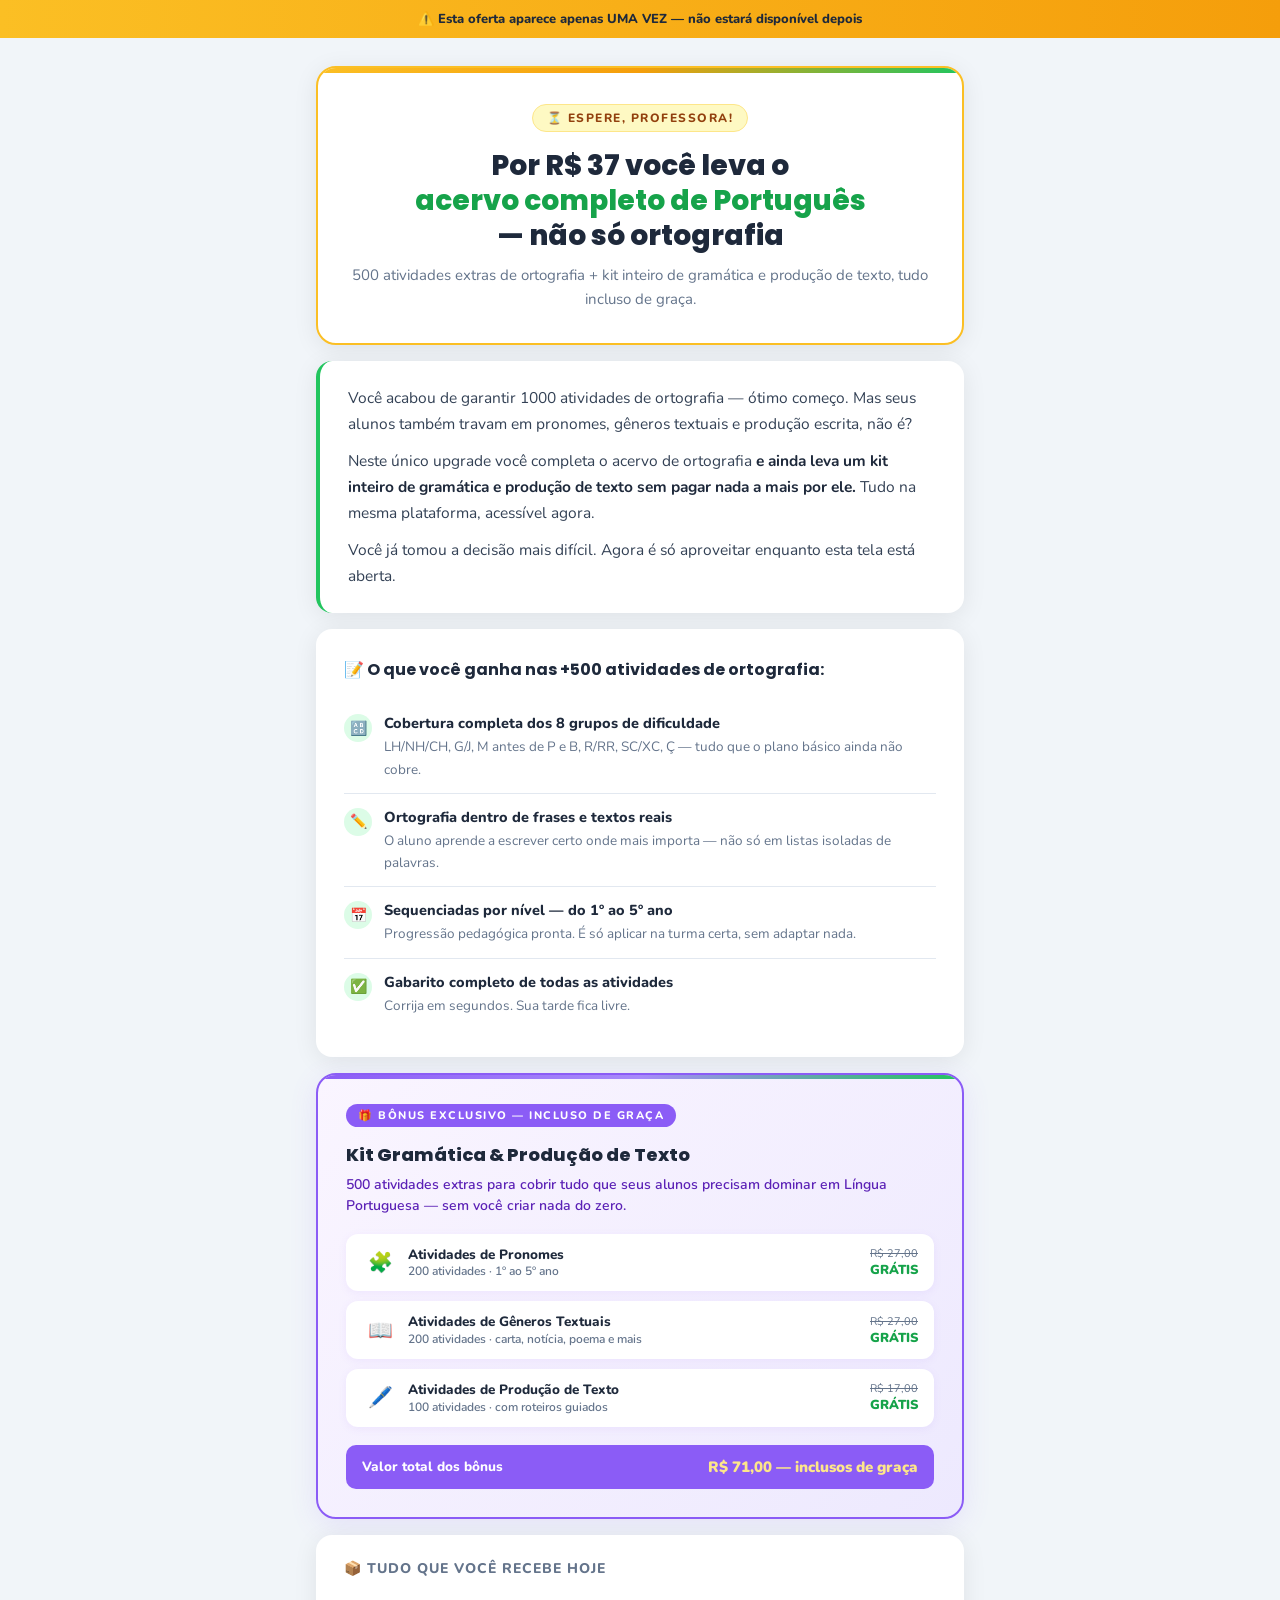
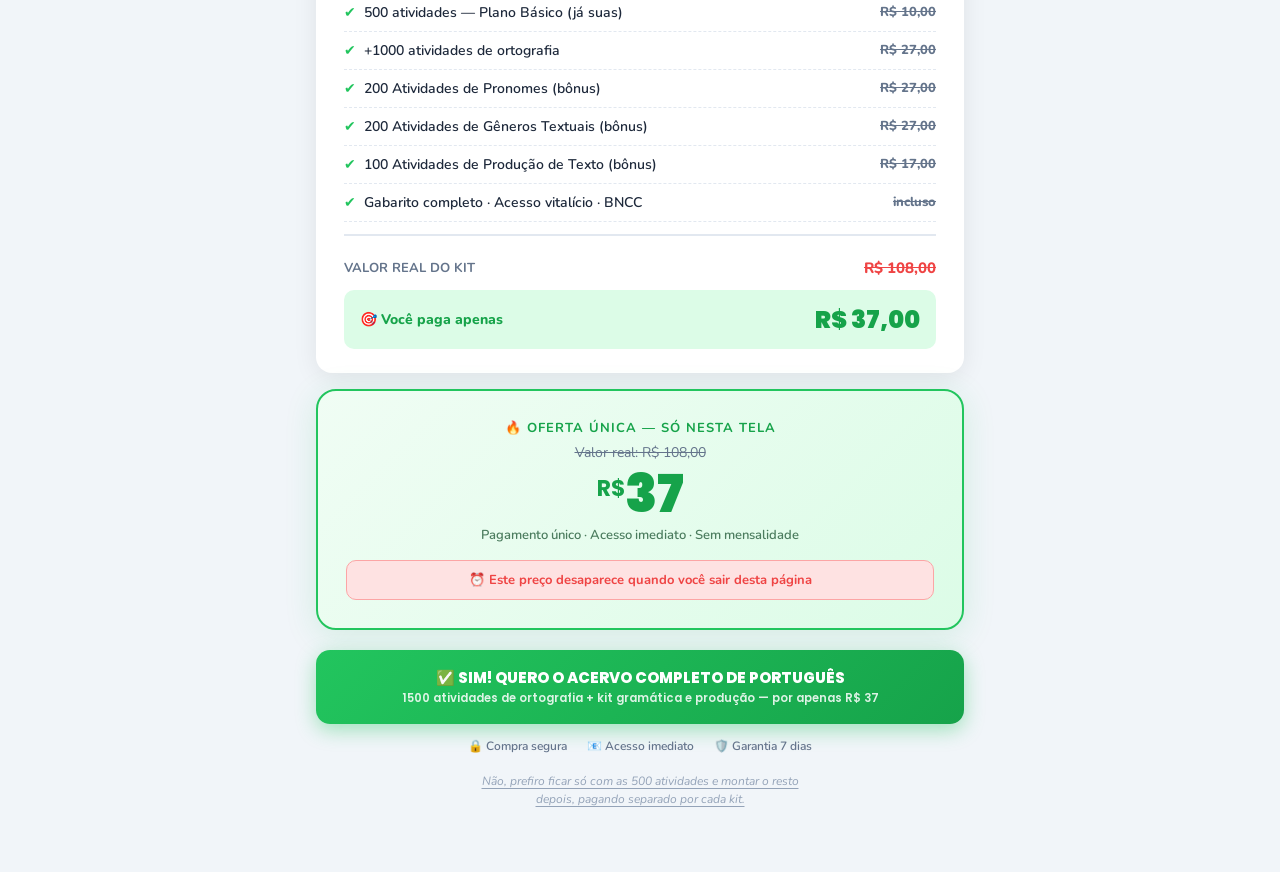
<file: index.html>
<!DOCTYPE html>
<html lang="pt-BR">

<head>
  <meta charset="UTF-8" />
  <meta name="viewport" content="width=device-width, initial-scale=1.0" />
  <title>Espere! Seu Kit Ainda Está Incompleto</title>
  <style>
    @import url('https://fonts.googleapis.com/css2?family=Nunito:wght@400;600;700;800;900&family=Poppins:wght@400;600;700;800&display=swap');

    :root {
      --green: #22c55e;
      --green-dark: #16a34a;
      --green-light: #dcfce7;
      --yellow: #fbbf24;
      --yellow-light: #fef9c3;
      --red: #ef4444;
      --red-light: #fee2e2;
      --purple: #8b5cf6;
      --purple-light: #ede9fe;
      --dark: #1e293b;
      --gray: #64748b;
      --white: #ffffff;
      --border: #e2e8f0;
      --shadow: 0 4px 24px rgba(0, 0, 0, 0.08);
    }

    * {
      box-sizing: border-box;
      margin: 0;
      padding: 0;
    }

    body {
      font-family: 'Nunito', sans-serif;
      background: #f1f5f9;
      color: var(--dark);
      min-height: 100vh;
    }

    .top-badge {
      background: linear-gradient(90deg, #fbbf24, #f59e0b);
      text-align: center;
      padding: 10px 16px;
      font-size: 13px;
      font-weight: 800;
      color: #1e293b;
    }

    .container {
      max-width: 680px;
      margin: 0 auto;
      padding: 0 16px 60px;
    }

    /* HEADLINE */
    .headline-block {
      background: var(--white);
      border-radius: 20px;
      padding: 36px 28px 32px;
      margin-top: 28px;
      text-align: center;
      border: 2px solid var(--yellow);
      box-shadow: var(--shadow);
      position: relative;
      overflow: hidden;
    }

    .headline-block::before {
      content: '';
      position: absolute;
      top: 0;
      left: 0;
      right: 0;
      height: 5px;
      background: linear-gradient(90deg, #fbbf24, #f59e0b, #22c55e);
    }

    .wait-tag {
      display: inline-block;
      background: var(--yellow-light);
      color: #92400e;
      font-size: 12px;
      font-weight: 800;
      text-transform: uppercase;
      letter-spacing: 1.5px;
      padding: 5px 14px;
      border-radius: 50px;
      margin-bottom: 16px;
      border: 1px solid #fde68a;
    }

    .headline-block h1 {
      font-family: 'Poppins', sans-serif;
      font-size: clamp(20px, 5vw, 28px);
      font-weight: 800;
      line-height: 1.25;
      color: var(--dark);
    }

    .headline-block h1 span {
      color: var(--green-dark);
    }

    .headline-sub {
      font-size: 15px;
      color: var(--gray);
      margin-top: 10px;
      line-height: 1.6;
    }

    /* TRANSITION */
    .transition-block {
      background: var(--white);
      border-radius: 16px;
      padding: 24px 28px;
      margin-top: 16px;
      border-left: 4px solid var(--green);
      box-shadow: var(--shadow);
    }

    .transition-block p {
      font-size: 15.5px;
      line-height: 1.7;
      color: #334155;
    }

    .transition-block p+p {
      margin-top: 10px;
    }

    .transition-block strong {
      color: var(--dark);
    }

    /* BULLETS */
    .bullets-block {
      background: var(--white);
      border-radius: 16px;
      padding: 28px;
      margin-top: 16px;
      box-shadow: var(--shadow);
    }

    .bullets-block h2 {
      font-family: 'Poppins', sans-serif;
      font-size: 16px;
      font-weight: 700;
      margin-bottom: 18px;
      color: var(--dark);
    }

    .bullet-item {
      display: flex;
      align-items: flex-start;
      gap: 12px;
      padding: 13px 0;
      border-bottom: 1px solid var(--border);
    }

    .bullet-item:last-child {
      border-bottom: none;
    }

    .bullet-icon {
      width: 28px;
      height: 28px;
      border-radius: 50%;
      background: var(--green-light);
      display: flex;
      align-items: center;
      justify-content: center;
      flex-shrink: 0;
      font-size: 14px;
      margin-top: 1px;
    }

    .bullet-text strong {
      display: block;
      font-size: 14.5px;
      font-weight: 800;
      color: var(--dark);
      margin-bottom: 2px;
    }

    .bullet-text span {
      font-size: 13.5px;
      color: var(--gray);
      line-height: 1.5;
    }

    /* BONUS */
    .bonus-block {
      background: linear-gradient(135deg, #faf5ff, var(--purple-light));
      border: 2px solid var(--purple);
      border-radius: 20px;
      padding: 28px;
      margin-top: 16px;
      box-shadow: 0 6px 28px rgba(139, 92, 246, 0.12);
      position: relative;
      overflow: hidden;
    }

    .bonus-block::before {
      content: '';
      position: absolute;
      top: 0;
      left: 0;
      right: 0;
      height: 4px;
      background: linear-gradient(90deg, var(--purple), #a78bfa, #22c55e);
    }

    .bonus-tag {
      display: inline-block;
      background: var(--purple);
      color: var(--white);
      font-size: 11px;
      font-weight: 800;
      text-transform: uppercase;
      letter-spacing: 1.5px;
      padding: 4px 12px;
      border-radius: 50px;
      margin-bottom: 14px;
    }

    .bonus-block h2 {
      font-family: 'Poppins', sans-serif;
      font-size: 18px;
      font-weight: 800;
      color: var(--dark);
      margin-bottom: 6px;
    }

    .bonus-desc {
      font-size: 14px;
      color: #5b21b6;
      margin-bottom: 18px;
      font-weight: 600;
      line-height: 1.5;
    }

    .bonus-items {
      display: flex;
      flex-direction: column;
      gap: 10px;
      margin-bottom: 18px;
    }

    .bonus-item {
      background: var(--white);
      border-radius: 12px;
      padding: 12px 16px;
      display: flex;
      align-items: center;
      justify-content: space-between;
      gap: 12px;
      box-shadow: 0 2px 8px rgba(139, 92, 246, 0.08);
    }

    .bonus-item-left {
      display: flex;
      align-items: center;
      gap: 10px;
    }

    .bonus-item-icon {
      font-size: 20px;
      width: 36px;
      text-align: center;
      flex-shrink: 0;
    }

    .bonus-item-name {
      font-size: 13.5px;
      font-weight: 800;
      color: var(--dark);
      line-height: 1.3;
    }

    .bonus-item-qty {
      font-size: 12px;
      color: var(--gray);
      font-weight: 600;
    }

    .bonus-item-price {
      text-align: right;
      flex-shrink: 0;
    }

    .bonus-item-price .original {
      font-size: 11px;
      color: var(--gray);
      text-decoration: line-through;
    }

    .bonus-item-price .free {
      font-size: 13px;
      font-weight: 900;
      color: var(--green-dark);
    }

    .bonus-total-bar {
      background: var(--purple);
      color: var(--white);
      border-radius: 10px;
      padding: 12px 16px;
      display: flex;
      align-items: center;
      justify-content: space-between;
      font-size: 13.5px;
      font-weight: 800;
    }

    .bonus-total-bar .total-value {
      font-size: 15px;
      font-weight: 900;
      color: #fde68a;
    }

    /* VALUE TABLE */
    .value-table {
      background: var(--white);
      border-radius: 16px;
      padding: 24px 28px;
      margin-top: 16px;
      box-shadow: var(--shadow);
    }

    .value-table h3 {
      font-size: 14px;
      font-weight: 800;
      text-transform: uppercase;
      letter-spacing: 1px;
      color: var(--gray);
      margin-bottom: 16px;
    }

    .vt-row {
      display: flex;
      align-items: center;
      justify-content: space-between;
      padding: 9px 0;
      border-bottom: 1px dashed var(--border);
      font-size: 14px;
    }

    .vt-row:last-of-type {
      border-bottom: none;
    }

    .vt-row .check {
      color: var(--green);
      margin-right: 8px;
    }

    .vt-row .vt-name {
      color: var(--dark);
      font-weight: 600;
      flex: 1;
    }

    .vt-row .vt-price {
      font-weight: 800;
      color: var(--gray);
      text-decoration: line-through;
      font-size: 13px;
    }

    .vt-divider {
      border: none;
      border-top: 2px solid var(--border);
      margin: 12px 0;
    }

    .vt-total {
      display: flex;
      justify-content: space-between;
      align-items: center;
      padding: 10px 0 4px;
    }

    .vt-total .label {
      font-size: 13px;
      font-weight: 700;
      color: var(--gray);
      text-transform: uppercase;
    }

    .vt-total .total-crossed {
      font-size: 15px;
      font-weight: 800;
      color: var(--red);
      text-decoration: line-through;
    }

    .vt-you-pay {
      display: flex;
      justify-content: space-between;
      align-items: center;
      background: var(--green-light);
      border-radius: 10px;
      padding: 12px 16px;
      margin-top: 8px;
    }

    .vt-you-pay .label {
      font-size: 14px;
      font-weight: 800;
      color: var(--green-dark);
    }

    .vt-you-pay .price {
      font-family: 'Poppins', sans-serif;
      font-size: 24px;
      font-weight: 900;
      color: var(--green-dark);
    }

    /* PRICE */
    .price-block {
      background: linear-gradient(135deg, #f0fdf4, #dcfce7);
      border: 2px solid var(--green);
      border-radius: 20px;
      padding: 28px;
      margin-top: 16px;
      text-align: center;
      box-shadow: 0 6px 32px rgba(34, 197, 94, 0.15);
    }

    .price-label {
      font-size: 13px;
      font-weight: 700;
      text-transform: uppercase;
      letter-spacing: 1px;
      color: var(--green-dark);
      margin-bottom: 6px;
    }

    .price-original {
      font-size: 14px;
      color: var(--gray);
      text-decoration: line-through;
      margin-bottom: 2px;
    }

    .price-main {
      font-family: 'Poppins', sans-serif;
      font-size: 52px;
      font-weight: 900;
      color: var(--green-dark);
      line-height: 1;
      margin: 6px 0;
    }

    .price-main sup {
      font-size: 22px;
      font-weight: 700;
      vertical-align: top;
      margin-top: 10px;
      display: inline-block;
    }

    .price-note {
      font-size: 13px;
      color: #4b7c5e;
      margin-top: 6px;
      font-weight: 600;
    }

    .urgency-bar {
      background: var(--red-light);
      border: 1px solid #fca5a5;
      border-radius: 10px;
      padding: 10px 16px;
      margin-top: 16px;
      display: flex;
      align-items: center;
      justify-content: center;
      gap: 8px;
      font-size: 13px;
      font-weight: 700;
      color: var(--red);
    }

    /* CTA */
    .cta-block {
      margin-top: 20px;
      display: flex;
      flex-direction: column;
      align-items: center;
      gap: 14px;
    }

    .btn-accept {
      display: block;
      width: 100%;
      background: linear-gradient(135deg, #22c55e, #16a34a);
      color: var(--white);
      text-decoration: none;
      font-family: 'Poppins', sans-serif;
      font-size: 15px;
      font-weight: 800;
      padding: 18px 24px;
      border-radius: 14px;
      text-align: center;
      border: none;
      cursor: pointer;
      box-shadow: 0 6px 20px rgba(34, 197, 94, 0.4);
      transition: transform 0.15s, box-shadow 0.15s;
      line-height: 1.3;
    }

    .btn-accept:hover {
      transform: translateY(-2px);
      box-shadow: 0 10px 28px rgba(34, 197, 94, 0.5);
    }

    .btn-accept:active {
      transform: translateY(0);
    }

    .btn-accept small {
      display: block;
      font-size: 11.5px;
      font-weight: 600;
      opacity: 0.85;
      margin-top: 4px;
    }

    .security-row {
      display: flex;
      justify-content: center;
      gap: 20px;
      flex-wrap: wrap;
    }

    .security-item {
      display: flex;
      align-items: center;
      gap: 5px;
      font-size: 12px;
      color: var(--gray);
      font-weight: 600;
    }

    .btn-decline {
      background: none;
      border: none;
      color: #94a3b8;
      font-size: 12px;
      cursor: pointer;
      text-decoration: underline;
      text-underline-offset: 3px;
      padding: 4px 8px;
      transition: color 0.15s;
      font-family: 'Nunito', sans-serif;
      font-style: italic;
      max-width: 340px;
      text-align: center;
      line-height: 1.5;
    }

    .btn-decline:hover {
      color: var(--gray);
    }

    /* ANIMATIONS */
    @keyframes fadeUp {
      from {
        opacity: 0;
        transform: translateY(18px);
      }

      to {
        opacity: 1;
        transform: translateY(0);
      }
    }

    .headline-block {
      animation: fadeUp 0.4s 0.00s ease both;
    }

    .transition-block {
      animation: fadeUp 0.4s 0.08s ease both;
    }

    .bullets-block {
      animation: fadeUp 0.4s 0.14s ease both;
    }

    .bonus-block {
      animation: fadeUp 0.4s 0.20s ease both;
    }

    .value-table {
      animation: fadeUp 0.4s 0.26s ease both;
    }

    .price-block {
      animation: fadeUp 0.4s 0.32s ease both;
    }

    .cta-block {
      animation: fadeUp 0.4s 0.38s ease both;
    }

    @keyframes pulse {

      0%,
      100% {
        box-shadow: 0 6px 20px rgba(34, 197, 94, 0.4);
      }

      50% {
        box-shadow: 0 6px 32px rgba(34, 197, 94, 0.7);
      }
    }

    .btn-accept {
      animation: pulse 2.5s ease infinite;
    }

    /* MODAL DOWNSELL */
    .modal-overlay {
      display: none;
      position: fixed;
      top: 0;
      left: 0;
      width: 100%;
      height: 100%;
      background: rgba(15, 23, 42, 0.85);
      z-index: 9999;
      align-items: center;
      justify-content: center;
      padding: 20px;
    }

    .modal-content {
      background: #fff;
      border-radius: 20px;
      padding: 30px 24px;
      max-width: 480px;
      width: 100%;
      text-align: center;
      position: relative;
      box-shadow: 0 10px 40px rgba(0, 0, 0, 0.2);
      animation: popIn 0.3s ease-out both;
    }

    .modal-close {
      position: absolute;
      top: 10px;
      right: 14px;
      background: none;
      border: none;
      font-size: 28px;
      color: #94a3b8;
      cursor: pointer;
    }

    .modal-header {
      background: #fee2e2;
      color: #b91c1c;
      font-size: 13px;
      font-weight: 800;
      padding: 6px 12px;
      border-radius: 50px;
      display: inline-block;
      margin-bottom: 16px;
    }

    .modal-content h2 {
      font-family: 'Poppins', sans-serif;
      font-size: 20px;
      font-weight: 800;
      color: #1e293b;
      margin-bottom: 12px;
      line-height: 1.3;
    }

    .modal-content p {
      font-size: 14px;
      color: #475569;
      margin-bottom: 20px;
      line-height: 1.6;
    }

    .modal-price {
      background: #f8fafc;
      border: 2px dashed #cbd5e1;
      border-radius: 12px;
      padding: 20px;
      margin-bottom: 20px;
    }

    .modal-price p {
      margin-bottom: 8px;
      color: #1e293b;
      font-weight: 600;
    }

    .discount-badge {
      background: #ef4444;
      color: #fff;
      font-size: 18px;
      font-weight: 900;
      padding: 8px 16px;
      border-radius: 8px;
      display: inline-block;
      margin-bottom: 10px;
    }

    .modal-price-main {
      font-size: 16px;
      color: #16a34a;
      font-weight: 700;
    }

    .modal-price-main strong {
      font-size: 24px;
      font-weight: 900;
    }

    @keyframes popIn {
      from {
        opacity: 0;
        transform: scale(0.95);
      }

      to {
        opacity: 1;
        transform: scale(1);
      }
    }
  </style>
 <!-- UTMify Script -->
    <script src="https://cdn.utmify.com.br/scripts/utms/latest.js" data-utmify-prevent-xcod-sck
        data-utmify-prevent-subids async defer></script>
    <script>
        window.pixelId = "69cf0af0c6a8baf1674e90c7";
        var a = document.createElement("script");
        a.setAttribute("async", "");
        a.setAttribute("defer", "");
        a.setAttribute("src", "https://cdn.utmify.com.br/scripts/pixel/pixel.js");
        document.head.appendChild(a);
    </script>
</head>

<body>

  <div class="top-badge">
    ⚠️ Esta oferta aparece apenas UMA VEZ — não estará disponível depois
  </div>

  <div class="container">

    <!-- HEADLINE -->
    <div class="headline-block">
      <div class="wait-tag">⏳ Espere, professora!</div>
      <h1>Por R$&nbsp;37 você leva o<br><span>acervo completo de Português</span><br>— não só ortografia</h1>
      <p class="headline-sub">500 atividades extras de ortografia + kit inteiro de gramática e produção de texto, tudo
        incluso de graça.</p>
    </div>

    <!-- TRANSITION -->
    <div class="transition-block">
      <p>Você acabou de garantir 1000 atividades de ortografia — ótimo começo. Mas seus alunos também travam em
        pronomes, gêneros textuais e produção escrita, não é?</p>
      <p>Neste único upgrade você completa o acervo de ortografia <strong>e ainda leva um kit inteiro de gramática e
          produção de texto sem pagar nada a mais por ele.</strong> Tudo na mesma plataforma, acessível agora.</p>
      <p>Você já tomou a decisão mais difícil. Agora é só aproveitar enquanto esta tela está aberta.</p>
    </div>

    <!-- BULLETS -->
    <div class="bullets-block">
      <h2>📝 O que você ganha nas +500 atividades de ortografia:</h2>

      <div class="bullet-item">
        <div class="bullet-icon">🔠</div>
        <div class="bullet-text">
          <strong>Cobertura completa dos 8 grupos de dificuldade</strong>
          <span>LH/NH/CH, G/J, M antes de P e B, R/RR, SC/XC, Ç — tudo que o plano básico ainda não cobre.</span>
        </div>
      </div>

      <div class="bullet-item">
        <div class="bullet-icon">✏️</div>
        <div class="bullet-text">
          <strong>Ortografia dentro de frases e textos reais</strong>
          <span>O aluno aprende a escrever certo onde mais importa — não só em listas isoladas de palavras.</span>
        </div>
      </div>

      <div class="bullet-item">
        <div class="bullet-icon">📅</div>
        <div class="bullet-text">
          <strong>Sequenciadas por nível — do 1º ao 5º ano</strong>
          <span>Progressão pedagógica pronta. É só aplicar na turma certa, sem adaptar nada.</span>
        </div>
      </div>

      <div class="bullet-item">
        <div class="bullet-icon">✅</div>
        <div class="bullet-text">
          <strong>Gabarito completo de todas as atividades</strong>
          <span>Corrija em segundos. Sua tarde fica livre.</span>
        </div>
      </div>
    </div>

    <!-- BONUS -->
    <div class="bonus-block">
      <div class="bonus-tag">🎁 Bônus exclusivo — incluso de graça</div>
      <h2>Kit Gramática &amp; Produção de Texto</h2>
      <p class="bonus-desc">500 atividades extras para cobrir tudo que seus alunos precisam dominar em Língua Portuguesa
        — sem você criar nada do zero.</p>

      <div class="bonus-items">
        <div class="bonus-item">
          <div class="bonus-item-left">
            <div class="bonus-item-icon">🧩</div>
            <div>
              <div class="bonus-item-name">Atividades de Pronomes</div>
              <div class="bonus-item-qty">200 atividades · 1º ao 5º ano</div>
            </div>
          </div>
          <div class="bonus-item-price">
            <div class="original">R$ 27,00</div>
            <div class="free">GRÁTIS</div>
          </div>
        </div>

        <div class="bonus-item">
          <div class="bonus-item-left">
            <div class="bonus-item-icon">📖</div>
            <div>
              <div class="bonus-item-name">Atividades de Gêneros Textuais</div>
              <div class="bonus-item-qty">200 atividades · carta, notícia, poema e mais</div>
            </div>
          </div>
          <div class="bonus-item-price">
            <div class="original">R$ 27,00</div>
            <div class="free">GRÁTIS</div>
          </div>
        </div>

        <div class="bonus-item">
          <div class="bonus-item-left">
            <div class="bonus-item-icon">🖊️</div>
            <div>
              <div class="bonus-item-name">Atividades de Produção de Texto</div>
              <div class="bonus-item-qty">100 atividades · com roteiros guiados</div>
            </div>
          </div>
          <div class="bonus-item-price">
            <div class="original">R$ 17,00</div>
            <div class="free">GRÁTIS</div>
          </div>
        </div>
      </div>

      <div class="bonus-total-bar">
        <span>Valor total dos bônus</span>
        <span class="total-value">R$ 71,00 — inclusos de graça</span>
      </div>
    </div>

    <!-- VALUE TABLE -->
    <div class="value-table">
      <h3>📦 Tudo que você recebe hoje</h3>

      <div class="vt-row">
        <span><span class="check">✔</span><span class="vt-name">500 atividades — Plano Básico (já suas)</span></span>
        <span class="vt-price">R$ 10,00</span>
      </div>
      <div class="vt-row">
        <span><span class="check">✔</span><span class="vt-name">+1000 atividades de ortografia</span></span>
        <span class="vt-price">R$ 27,00</span>
      </div>
      <div class="vt-row">
        <span><span class="check">✔</span><span class="vt-name">200 Atividades de Pronomes (bônus)</span></span>
        <span class="vt-price">R$ 27,00</span>
      </div>
      <div class="vt-row">
        <span><span class="check">✔</span><span class="vt-name">200 Atividades de Gêneros Textuais (bônus)</span></span>
        <span class="vt-price">R$ 27,00</span>
      </div>
      <div class="vt-row">
        <span><span class="check">✔</span><span class="vt-name">100 Atividades de Produção de Texto
            (bônus)</span></span>
        <span class="vt-price">R$ 17,00</span>
      </div>
      <div class="vt-row">
        <span><span class="check">✔</span><span class="vt-name">Gabarito completo · Acesso vitalício ·
            BNCC</span></span>
        <span class="vt-price">incluso</span>
      </div>

      <hr class="vt-divider" />

      <div class="vt-total">
        <span class="label">Valor real do kit</span>
        <span class="total-crossed">R$ 108,00</span>
      </div>
      <div class="vt-you-pay">
        <span class="label">🎯 Você paga apenas</span>
        <span class="price">R$ 37,00</span>
      </div>
    </div>

    <!-- PRICE -->
    <div class="price-block">
      <div class="price-label">🔥 Oferta única — só nesta tela</div>
      <div class="price-original">Valor real: R$ 108,00</div>
      <div class="price-main"><sup>R$</sup>37</div>
      <div class="price-note">Pagamento único · Acesso imediato · Sem mensalidade</div>
      <div class="urgency-bar">
        ⏰ Este preço desaparece quando você sair desta página
      </div>
    </div>

    <!-- CTA -->
    <div class="cta-block">
      <a href="https://pay.wiapy.com/FDqd_ugaCI" class="btn-accept">
        ✅ SIM! QUERO O ACERVO COMPLETO DE PORTUGUÊS
        <small>1500 atividades de ortografia + kit gramática e produção — por apenas R$ 37</small>
      </a>

      <div class="security-row">
        <span class="security-item">🔒 Compra segura</span>
        <span class="security-item">📧 Acesso imediato</span>
        <span class="security-item">🛡️ Garantia 7 dias</span>
      </div>

      <button class="btn-decline" onclick="document.getElementById('downsell-modal').style.display='flex'">
        Não, prefiro ficar só com as 500 atividades e montar o resto depois, pagando separado por cada kit.
      </button>
    </div>

  </div>

  <!-- DOWNSELL MODAL -->
  <div id="downsell-modal" class="modal-overlay">
    <div class="modal-content">
      <button class="modal-close" onclick="document.getElementById('downsell-modal').style.display='none'">×</button>
      <div class="modal-header">
        ⚠️ ESPERE! ÚLTIMA CHANCE...
      </div>
      <h2>Você tem certeza que vai deixar todo esse material para trás?</h2>
      <p>Sei que a rotina de professora é corrida e o orçamento pode apertar. Por isso, quero te fazer uma
        <strong>oferta irrecusável</strong> para você não sair de mãos abanando hoje.
      </p>
      <div class="modal-price">
        <p>Leve TUDO que você viu nesta página com</p>
        <div class="discount-badge">50% DE DESCONTO</div>
        <div class="modal-price-main">Por apenas <strong>R$ 18,50</strong></div>
      </div>
      <a href="https://pay.wiapy.com/GnwO5E4_r" class="btn-accept" style="margin-top: 10px;">
        ✅ SIM! QUERO TUDO POR R$ 18,50
      </a>
      <a href="#" onclick="document.getElementById('downsell-modal').style.display='none'; return false;"
        class="btn-decline" style="display:block; text-align:center; margin: 15px auto 0; font-size:13px;">
        Não, vou perder essa chance e ficar apenas com o básico.
      </a>
    </div>
  </div>

</body>

</html>
</file>
